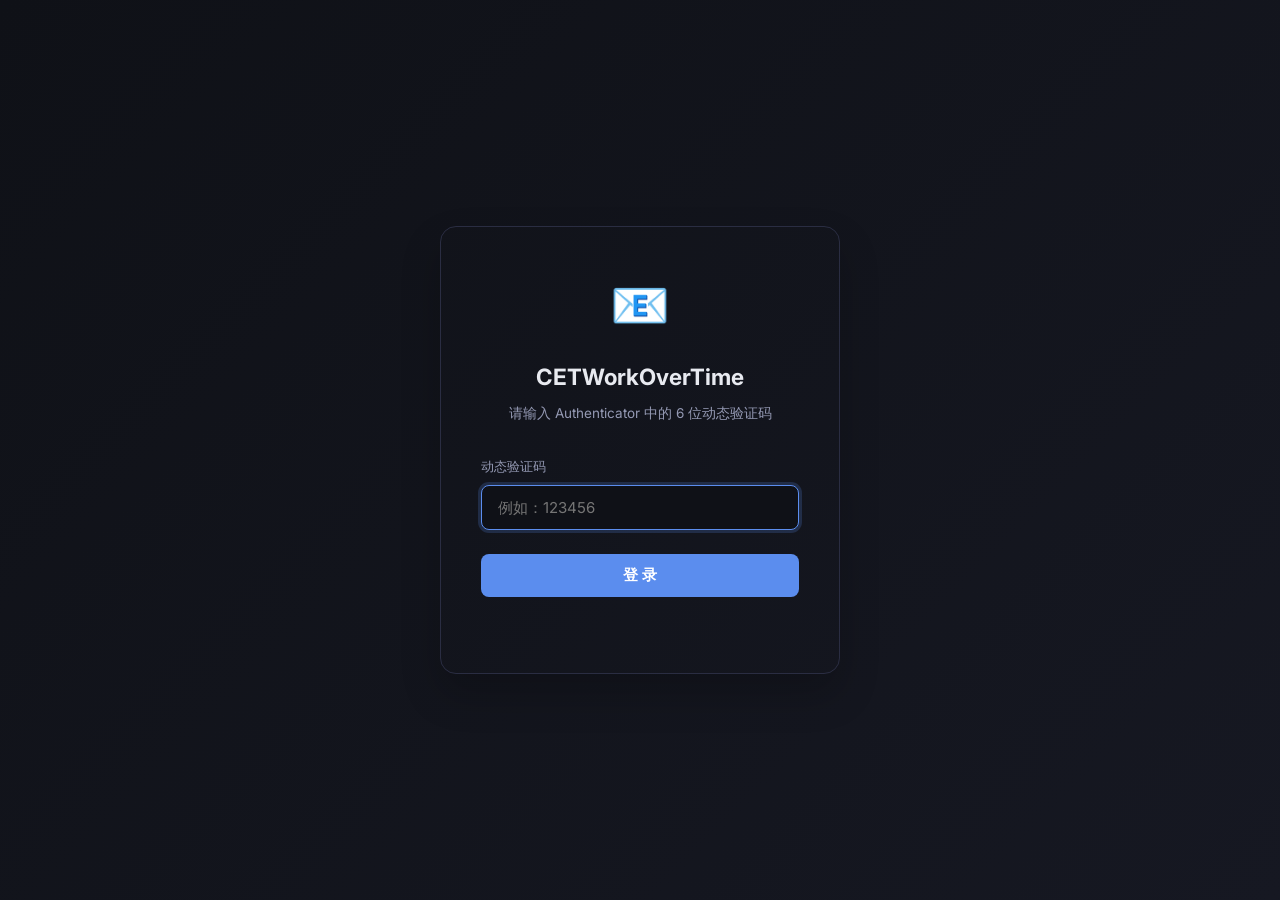
<file: templates/login.html>
<!DOCTYPE html>
<html lang="zh-CN">
<head>
    <meta charset="UTF-8">
    <meta name="viewport" content="width=device-width, initial-scale=1.0">
    <title>登录 - CETWorkOverTime</title>
    <link rel="preconnect" href="https://fonts.googleapis.com">
    <link rel="preconnect" href="https://fonts.gstatic.com" crossorigin>
    <link href="https://fonts.googleapis.com/css2?family=Inter:wght@300;400;500;600;700&display=swap" rel="stylesheet">
    <link rel="stylesheet" href="/static/style.css">
    <style>
        body {
            display: flex;
            align-items: center;
            justify-content: center;
            min-height: 100vh;
            margin: 0;
            background: linear-gradient(135deg, var(--bg-primary) 0%, var(--bg-secondary) 100%);
        }
        .login-card {
            background: var(--panel-bg);
            border: 1px solid var(--border-color);
            border-radius: 16px;
            padding: 40px;
            width: 100%;
            max-width: 400px;
            box-shadow: 0 20px 40px rgba(0, 0, 0, 0.2);
            text-align: center;
            animation: fadeIn 0.5s ease-out;
        }
        @keyframes fadeIn {
            from { opacity: 0; transform: translateY(20px); }
            to { opacity: 1; transform: translateY(0); }
        }
        .login-icon {
            font-size: 48px;
            margin-bottom: 16px;
        }
        .login-title {
            font-size: 1.5rem;
            margin-bottom: 8px;
            color: var(--text-primary);
        }
        .login-subtitle {
            font-size: 0.9rem;
            color: var(--text-secondary);
            margin-bottom: 32px;
        }
        .input-group {
            margin-bottom: 24px;
            text-align: left;
        }
        .input-group label {
            display: block;
            margin-bottom: 8px;
            font-size: 0.85rem;
            font-weight: 500;
            color: var(--text-secondary);
        }
        .input-group input {
            width: 100%;
            padding: 12px 16px;
            background: var(--bg-primary);
            border: 1px solid var(--border-color);
            border-radius: 8px;
            color: var(--text-primary);
            font-family: 'Inter', sans-serif;
            font-size: 1rem;
            transition: border-color 0.2s, box-shadow 0.2s;
            box-sizing: border-box;
        }
        .input-group input:focus {
            outline: none;
            border-color: var(--accent-blue);
            box-shadow: 0 0 0 3px rgba(91, 141, 238, 0.2);
        }
        .btn-login {
            width: 100%;
            padding: 12px;
            background: var(--accent-blue);
            color: white;
            border: none;
            border-radius: 8px;
            font-size: 1rem;
            font-weight: 600;
            cursor: pointer;
            transition: background 0.2s, transform 0.1s;
        }
        .btn-login:hover {
            background: #4a78d8;
        }
        .btn-login:active {
            transform: scale(0.98);
        }
        #errorMsg {
            color: #ef4444;
            font-size: 0.85rem;
            margin-top: 16px;
            height: 20px;
        }
    </style>
</head>
<body>
    <div class="login-card">
        <div class="login-icon">📧</div>
        <h1 class="login-title">CETWorkOverTime</h1>
        <p class="login-subtitle">请输入 Authenticator 中的 6 位动态验证码</p>
        
        <form id="loginForm" onsubmit="handleLogin(event)">
            <div class="input-group">
                <label for="password">动态验证码</label>
                <input type="text" id="password" placeholder="例如：123456" pattern="\d{6}" maxlength="6" required autocomplete="off" autofocus>
            </div>
            <button type="submit" class="btn-login" id="submitBtn">登 录</button>
            <div id="errorMsg"></div>
        </form>
    </div>

    <script>
        async function handleLogin(e) {
            e.preventDefault();
            const password = document.getElementById('password').value;
            const errorMsg = document.getElementById('errorMsg');
            const submitBtn = document.getElementById('submitBtn');

            errorMsg.textContent = '';
            submitBtn.textContent = '登录中...';
            submitBtn.disabled = true;

            try {
                const resp = await fetch('/api/login', {
                    method: 'POST',
                    headers: { 'Content-Type': 'application/json' },
                    body: JSON.stringify({ password })
                });
                
                const data = await resp.json();
                if (resp.ok && data.ok) {
                    window.location.href = '/';
                } else {
                    errorMsg.textContent = data.error || '密码错误！';
                    submitBtn.textContent = '登 录';
                    submitBtn.disabled = false;
                    document.getElementById('password').value = '';
                    document.getElementById('password').focus();
                }
            } catch (err) {
                errorMsg.textContent = '网络错误，请稍后重试。';
                submitBtn.textContent = '登 录';
                submitBtn.disabled = false;
            }
        }
    </script>
</body>
</html>
</file>
<file: static/style.css>
/* ============================
   CETWorkOverTime - 暗色现代主题
   ============================ */

/* ---------- CSS 变量 ---------- */
:root {
    --bg-primary: #0f1117;
    --bg-secondary: #161822;
    --bg-card: #1c1e2e;
    --bg-card-hover: #232540;
    --bg-input: #12141f;
    --border-color: #2a2d42;
    --border-accent: #3d4166;
    --text-primary: #e8eaf0;
    --text-secondary: #9499b3;
    --text-muted: #5e6380;
    --accent-blue: #5b8dee;
    --accent-blue-hover: #4a7de0;
    --accent-purple: #8b6cef;
    --accent-green: #4cca8d;
    --accent-orange: #e8a44a;
    --accent-red: #e85b5b;
    --gradient-primary: linear-gradient(135deg, #5b8dee 0%, #8b6cef 100%);
    --gradient-card: linear-gradient(135deg, rgba(91,141,238,0.08) 0%, rgba(139,108,239,0.08) 100%);
    --shadow-sm: 0 2px 8px rgba(0, 0, 0, 0.2);
    --shadow-md: 0 4px 16px rgba(0, 0, 0, 0.3);
    --shadow-lg: 0 8px 32px rgba(0, 0, 0, 0.4);
    --radius-sm: 8px;
    --radius-md: 12px;
    --radius-lg: 16px;
    --transition-fast: 0.15s ease;
    --transition-normal: 0.25s ease;
}

/* ---------- 基础重置 ---------- */
*, *::before, *::after {
    box-sizing: border-box;
    margin: 0;
    padding: 0;
}

html {
    font-size: 15px;
    scroll-behavior: smooth;
}

body {
    font-family: 'Inter', -apple-system, BlinkMacSystemFont, 'Segoe UI', sans-serif;
    background: var(--bg-primary);
    color: var(--text-primary);
    line-height: 1.6;
    min-height: 100vh;
}

/* ---------- 顶部导航栏 ---------- */
.navbar {
    position: sticky;
    top: 0;
    z-index: 100;
    display: flex;
    align-items: center;
    justify-content: space-between;
    padding: 0 24px;
    height: 60px;
    background: rgba(22, 24, 34, 0.85);
    backdrop-filter: blur(20px);
    -webkit-backdrop-filter: blur(20px);
    border-bottom: 1px solid var(--border-color);
}

.navbar-brand {
    display: flex;
    align-items: center;
    gap: 10px;
}

.navbar-brand h1 {
    font-size: 1.25rem;
    font-weight: 700;
    background: var(--gradient-primary);
    -webkit-background-clip: text;
    -webkit-text-fill-color: transparent;
    background-clip: text;
}

.logo-icon {
    font-size: 1.5rem;
}

.version-badge {
    font-size: 0.7rem;
    padding: 2px 8px;
    background: rgba(91, 141, 238, 0.15);
    color: var(--accent-blue);
    border-radius: 20px;
    font-weight: 500;
}

.navbar-status {
    display: flex;
    align-items: center;
    gap: 8px;
    font-size: 0.85rem;
    color: var(--text-secondary);
}

.status-dot {
    width: 8px;
    height: 8px;
    border-radius: 50%;
    background: var(--accent-green);
    box-shadow: 0 0 8px rgba(76, 202, 141, 0.5);
    transition: all var(--transition-normal);
}

.navbar-status.busy .status-dot {
    background: var(--accent-orange);
    box-shadow: 0 0 8px rgba(232, 164, 74, 0.5);
    animation: pulse 1.5s infinite;
}

@keyframes pulse {
    0%, 100% { opacity: 1; }
    50% { opacity: 0.4; }
}

/* ---------- 主容器 ---------- */
.container {
    max-width: 1440px;
    margin: 0 auto;
    padding: 24px;
}

/* ---------- 统计卡片行 ---------- */
.stats-row {
    display: grid;
    grid-template-columns: repeat(4, 1fr);
    gap: 16px;
    margin-bottom: 24px;
}

.stat-card {
    display: flex;
    align-items: center;
    gap: 14px;
    padding: 18px 20px;
    background: var(--bg-card);
    border: 1px solid var(--border-color);
    border-radius: var(--radius-md);
    transition: all var(--transition-normal);
}

.stat-card:hover {
    border-color: var(--border-accent);
    background: var(--bg-card-hover);
    transform: translateY(-2px);
    box-shadow: var(--shadow-md);
}

.stat-icon {
    font-size: 1.8rem;
    display: flex;
    align-items: center;
    justify-content: center;
    width: 48px;
    height: 48px;
    border-radius: var(--radius-sm);
    background: var(--gradient-card);
}

.stat-value {
    font-size: 1.4rem;
    font-weight: 700;
    color: var(--text-primary);
    font-family: 'JetBrains Mono', monospace;
}

.stat-label {
    font-size: 0.8rem;
    color: var(--text-secondary);
    margin-top: 2px;
}

.text-danger {
    color: var(--accent-red) !important;
}

/* ---------- 内容网格 ---------- */
.content-grid {
    display: grid;
    grid-template-columns: 320px 1fr;
    gap: 20px;
    margin-bottom: 24px;
}

/* ---------- 通用面板 ---------- */
.panel {
    background: var(--bg-card);
    border: 1px solid var(--border-color);
    border-radius: var(--radius-md);
    padding: 20px;
}

.panel-title {
    font-size: 0.95rem;
    font-weight: 600;
    margin-bottom: 16px;
    color: var(--text-primary);
}

/* ---------- 侧边栏 ---------- */
.sidebar {
    display: flex;
    flex-direction: column;
    gap: 20px;
}

/* ---------- 操作面板 ---------- */
.actions-panel .action-group {
    margin-bottom: 14px;
}

.action-option {
    display: flex;
    align-items: center;
    gap: 8px;
    margin-top: 8px;
    font-size: 0.82rem;
    color: var(--text-secondary);
}

.action-option label {
    display: flex;
    align-items: center;
    gap: 6px;
    cursor: pointer;
}

.action-option input[type="checkbox"] {
    accent-color: var(--accent-blue);
}

.input-small {
    width: 80px;
    padding: 5px 10px;
    background: var(--bg-input);
    border: 1px solid var(--border-color);
    border-radius: 6px;
    color: var(--text-primary);
    font-size: 0.85rem;
    font-family: 'JetBrains Mono', monospace;
    outline: none;
    transition: border-color var(--transition-fast);
}

.input-small:focus {
    border-color: var(--accent-blue);
}

/* ---------- 按钮 ---------- */
.btn {
    display: flex;
    align-items: center;
    justify-content: center;
    gap: 8px;
    width: 100%;
    padding: 10px 16px;
    border: none;
    border-radius: var(--radius-sm);
    font-size: 0.9rem;
    font-weight: 500;
    cursor: pointer;
    transition: all var(--transition-fast);
    font-family: inherit;
}

.btn:disabled {
    opacity: 0.5;
    cursor: not-allowed;
}

.btn-icon {
    font-size: 1rem;
}

.btn-primary {
    background: var(--gradient-primary);
    color: #fff;
    box-shadow: 0 2px 12px rgba(91, 141, 238, 0.3);
}

.btn-primary:hover:not(:disabled) {
    box-shadow: 0 4px 20px rgba(91, 141, 238, 0.5);
    transform: translateY(-1px);
}

.btn-secondary {
    background: rgba(139, 108, 239, 0.15);
    color: var(--accent-purple);
    border: 1px solid rgba(139, 108, 239, 0.25);
}

.btn-secondary:hover:not(:disabled) {
    background: rgba(139, 108, 239, 0.25);
    border-color: var(--accent-purple);
}

.btn-outline {
    background: transparent;
    color: var(--text-secondary);
    border: 1px solid var(--border-color);
}

.btn-outline:hover:not(:disabled) {
    border-color: var(--border-accent);
    color: var(--text-primary);
    background: rgba(255, 255, 255, 0.03);
}

.btn-accent {
    background: linear-gradient(135deg, #4cca8d 0%, #36b37e 100%);
    color: #fff;
    box-shadow: 0 2px 12px rgba(76, 202, 141, 0.3);
}

.btn-accent:hover:not(:disabled) {
    box-shadow: 0 4px 20px rgba(76, 202, 141, 0.5);
    transform: translateY(-1px);
}

.action-hint {
    font-size: 0.72rem;
    color: var(--text-muted);
    margin-top: 6px;
    line-height: 1.4;
}

.btn-ghost {
    background: transparent;
    color: var(--text-secondary);
    border: none;
    padding: 6px 12px;
    font-size: 0.8rem;
    width: auto;
}

.btn-ghost:hover {
    color: var(--accent-blue);
}

.btn-inline {
    width: auto;
    white-space: nowrap;
}

/* ---------- 报告列表 ---------- */
.reports-header {
    display: flex;
    flex-direction: column;
    gap: 10px;
    margin-bottom: 16px;
}

.reports-header .panel-title {
    margin-bottom: 0;
}

.reports-toolbar {
    display: flex;
    align-items: center;
    gap: 10px;
    flex-wrap: wrap;
}

.report-select-all {
    display: inline-flex;
    align-items: center;
    gap: 6px;
    font-size: 0.8rem;
    color: var(--text-secondary);
    cursor: pointer;
}

.report-select-all input[type="checkbox"],
.report-item-check input[type="checkbox"] {
    accent-color: var(--accent-blue);
}

.report-selection-count {
    font-size: 0.78rem;
    color: var(--text-muted);
    font-family: 'JetBrains Mono', monospace;
}

.report-list {
    max-height: 480px;
    overflow-y: auto;
    display: flex;
    flex-direction: column;
    gap: 4px;
}

.report-list::-webkit-scrollbar {
    width: 4px;
}

.report-list::-webkit-scrollbar-track {
    background: transparent;
}

.report-list::-webkit-scrollbar-thumb {
    background: var(--border-accent);
    border-radius: 4px;
}

.report-item {
    display: flex;
    align-items: center;
    gap: 10px;
    padding: 10px 12px;
    border-radius: var(--radius-sm);
    cursor: pointer;
    transition: all var(--transition-fast);
    border: 1px solid transparent;
}

.report-item:hover {
    background: rgba(91, 141, 238, 0.06);
    border-color: rgba(91, 141, 238, 0.15);
}

.report-item.selected {
    background: rgba(76, 202, 141, 0.08);
    border-color: rgba(76, 202, 141, 0.25);
}

.report-item.active {
    background: rgba(91, 141, 238, 0.1);
    border-color: rgba(91, 141, 238, 0.3);
}

.report-item.active.selected {
    background: linear-gradient(135deg, rgba(91, 141, 238, 0.12), rgba(76, 202, 141, 0.1));
    border-color: rgba(91, 141, 238, 0.35);
    box-shadow: inset 0 0 0 1px rgba(76, 202, 141, 0.18);
}

.report-item-check {
    display: inline-flex;
    align-items: center;
    justify-content: center;
    flex-shrink: 0;
    width: 18px;
    height: 18px;
    cursor: pointer;
}

.report-item-icon {
    font-size: 1.3rem;
    flex-shrink: 0;
}

.report-item-info {
    min-width: 0;
    flex: 1;
}

.report-item-name {
    font-size: 0.85rem;
    font-weight: 500;
    color: var(--text-primary);
    white-space: nowrap;
    overflow: hidden;
    text-overflow: ellipsis;
}

.report-item-meta {
    font-size: 0.72rem;
    color: var(--text-muted);
    margin-top: 2px;
}

/* ---------- 报告查看器 ---------- */
.report-viewer {
    min-height: 600px;
    display: flex;
    flex-direction: column;
}

.viewer-header {
    display: flex;
    align-items: center;
    justify-content: space-between;
    margin-bottom: 16px;
    padding-bottom: 12px;
    border-bottom: 1px solid var(--border-color);
}

.viewer-body {
    flex: 1;
    overflow-y: auto;
    max-height: calc(100vh - 300px);
}

.viewer-body::-webkit-scrollbar {
    width: 6px;
}

.viewer-body::-webkit-scrollbar-track {
    background: transparent;
}

.viewer-body::-webkit-scrollbar-thumb {
    background: var(--border-accent);
    border-radius: 4px;
}

/* ---------- Markdown 渲染样式 ---------- */
.markdown-body {
    font-size: 0.92rem;
    line-height: 1.75;
    color: var(--text-primary);
}

.markdown-body h1 {
    font-size: 1.6rem;
    font-weight: 700;
    margin: 0 0 16px;
    padding-bottom: 10px;
    border-bottom: 2px solid var(--border-accent);
    background: var(--gradient-primary);
    -webkit-background-clip: text;
    -webkit-text-fill-color: transparent;
    background-clip: text;
}

.markdown-body h2 {
    font-size: 1.2rem;
    font-weight: 600;
    margin: 28px 0 12px;
    color: var(--accent-blue);
}

.markdown-body h3 {
    font-size: 1.05rem;
    font-weight: 600;
    margin: 20px 0 8px;
    color: var(--accent-purple);
}

.markdown-body p {
    margin: 8px 0;
}

.markdown-body ul, .markdown-body ol {
    margin: 8px 0;
    padding-left: 24px;
}

.markdown-body li {
    margin: 4px 0;
}

.markdown-body strong {
    color: var(--accent-blue);
    font-weight: 600;
}

.markdown-body code {
    background: var(--bg-input);
    padding: 2px 6px;
    border-radius: 4px;
    font-family: 'JetBrains Mono', monospace;
    font-size: 0.85em;
    color: var(--accent-orange);
}

.markdown-body hr {
    border: none;
    border-top: 1px solid var(--border-color);
    margin: 20px 0;
}

.markdown-body em {
    color: var(--text-secondary);
    font-style: italic;
}

.markdown-body table {
    width: 100%;
    border-collapse: collapse;
    margin: 12px 0;
}

.markdown-body th, .markdown-body td {
    padding: 8px 12px;
    border: 1px solid var(--border-color);
    text-align: left;
}

.markdown-body th {
    background: var(--bg-secondary);
    font-weight: 600;
}

/* ---------- Markdown 源码视图 ---------- */
.markdown-raw {
    background: var(--bg-input);
    padding: 16px;
    border-radius: var(--radius-sm);
    overflow-x: auto;
    font-family: 'JetBrains Mono', monospace;
    font-size: 0.82rem;
    line-height: 1.7;
    color: var(--text-secondary);
    white-space: pre-wrap;
    word-break: break-all;
}

/* ---------- 空状态 ---------- */
.empty-state {
    display: flex;
    flex-direction: column;
    align-items: center;
    justify-content: center;
    min-height: 400px;
    gap: 12px;
    color: var(--text-muted);
}

.empty-icon {
    font-size: 3rem;
    opacity: 0.5;
}

.empty-hint {
    font-size: 0.82rem;
    opacity: 0.7;
}

.empty-list {
    text-align: center;
    padding: 24px 12px;
    color: var(--text-muted);
    font-size: 0.85rem;
    line-height: 1.8;
}

.loading-placeholder {
    text-align: center;
    padding: 24px;
    color: var(--text-muted);
    animation: pulse 1.5s infinite;
}

.error-state {
    text-align: center;
    padding: 24px;
    color: var(--accent-red);
}

/* ---------- 日志面板 ---------- */
.log-panel {
    max-height: 200px;
}

.log-content {
    max-height: 140px;
    overflow-y: auto;
    font-family: 'JetBrains Mono', monospace;
    font-size: 0.78rem;
    line-height: 1.8;
}

.log-content::-webkit-scrollbar {
    width: 4px;
}

.log-content::-webkit-scrollbar-thumb {
    background: var(--border-accent);
    border-radius: 4px;
}

.log-line {
    padding: 2px 0;
    color: var(--text-secondary);
}

.log-time {
    color: var(--text-muted);
    margin-right: 8px;
}

/* ---------- Toast 通知 ---------- */
.toast-container {
    position: fixed;
    top: 72px;
    right: 24px;
    z-index: 200;
    display: flex;
    flex-direction: column;
    gap: 8px;
}

.toast {
    display: flex;
    align-items: center;
    gap: 10px;
    padding: 12px 18px;
    background: var(--bg-card);
    border: 1px solid var(--border-color);
    border-radius: var(--radius-sm);
    box-shadow: var(--shadow-lg);
    transform: translateX(120%);
    opacity: 0;
    transition: all 0.3s cubic-bezier(0.4, 0, 0.2, 1);
    font-size: 0.88rem;
    min-width: 240px;
    max-width: 400px;
}

.toast.show {
    transform: translateX(0);
    opacity: 1;
}

.toast-success {
    border-left: 3px solid var(--accent-green);
}

.toast-error {
    border-left: 3px solid var(--accent-red);
}

.toast-info {
    border-left: 3px solid var(--accent-blue);
}

.toast-icon {
    font-size: 1.1rem;
    flex-shrink: 0;
}

.toast-message {
    color: var(--text-primary);
}

/* ---------- 响应式 ---------- */
@media (max-width: 1024px) {
    .stats-row {
        grid-template-columns: repeat(2, 1fr);
    }
    .content-grid {
        grid-template-columns: 1fr;
    }
}

@media (max-width: 640px) {
    .stats-row {
        grid-template-columns: 1fr;
    }
    .container {
        padding: 12px;
    }
    .navbar {
        padding: 0 12px;
    }
    .reports-toolbar {
        align-items: stretch;
    }
    .btn-inline {
        width: 100%;
    }
}
</file>
